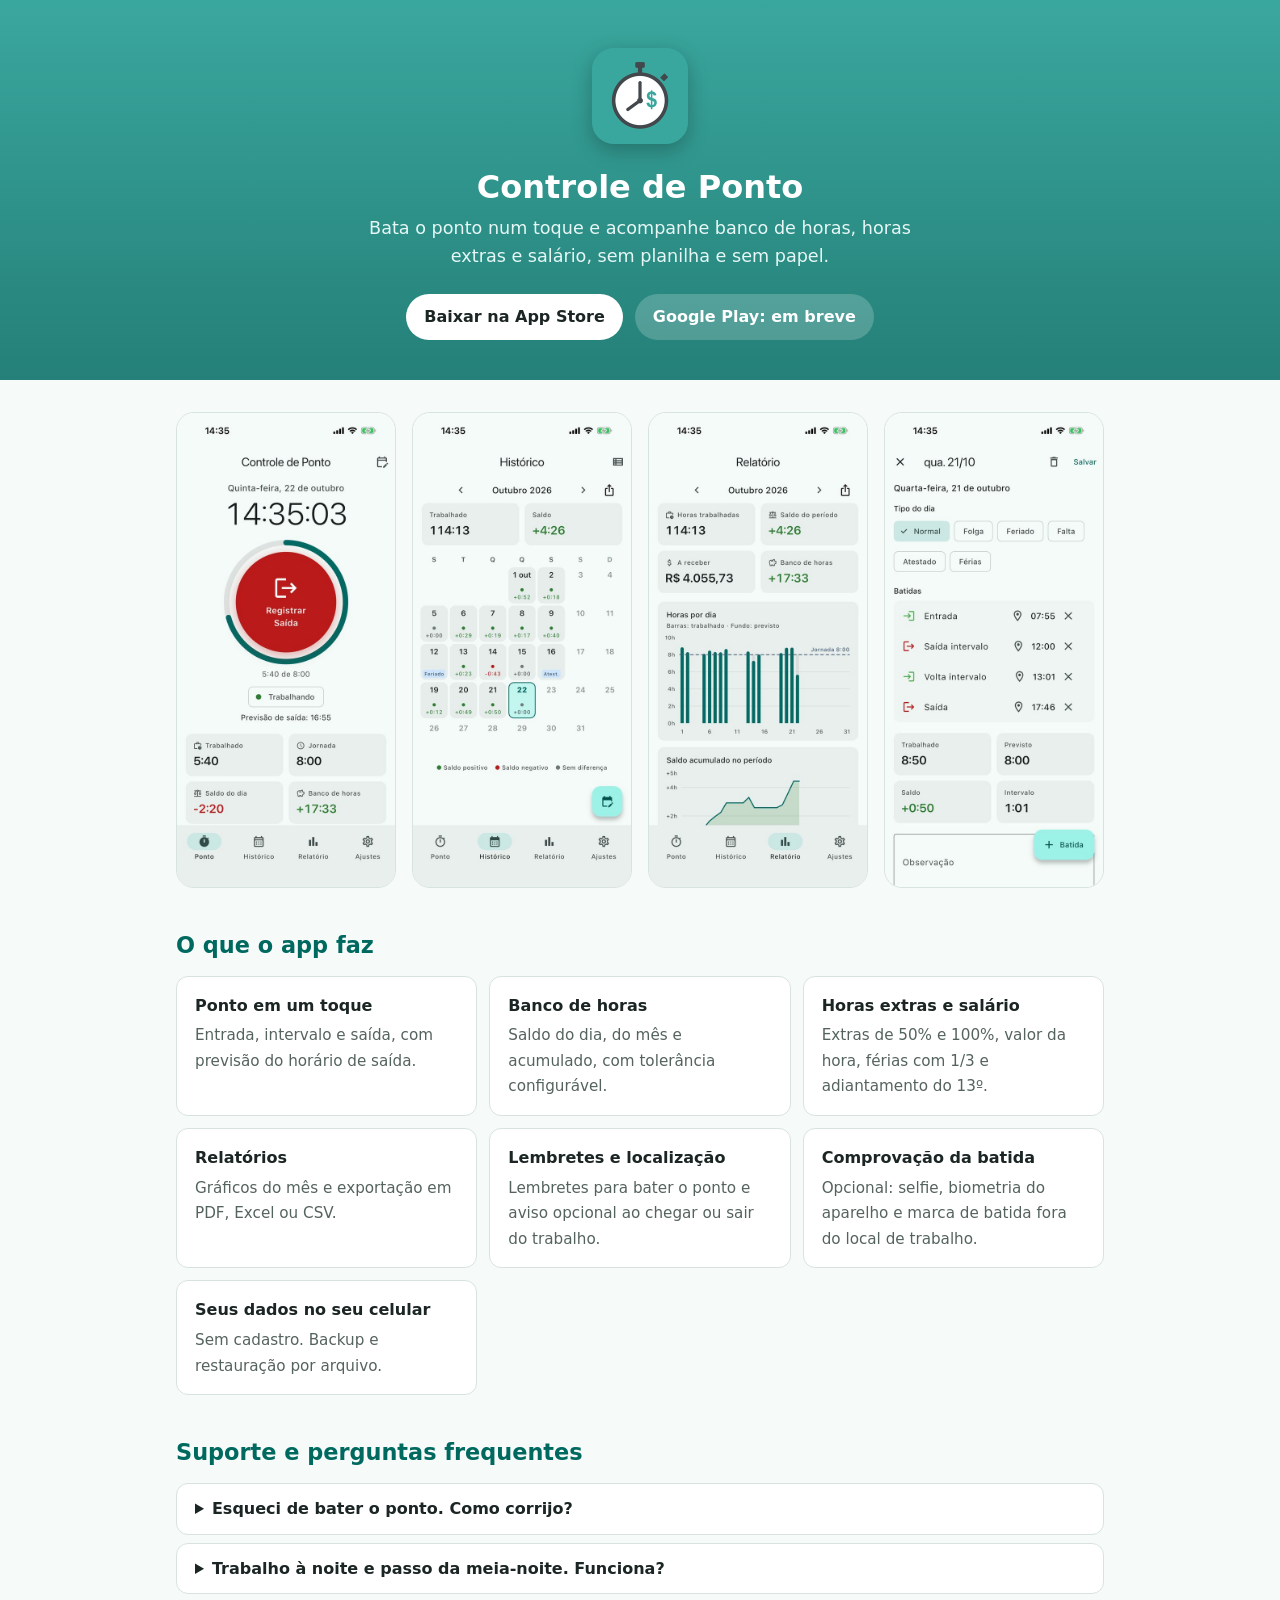
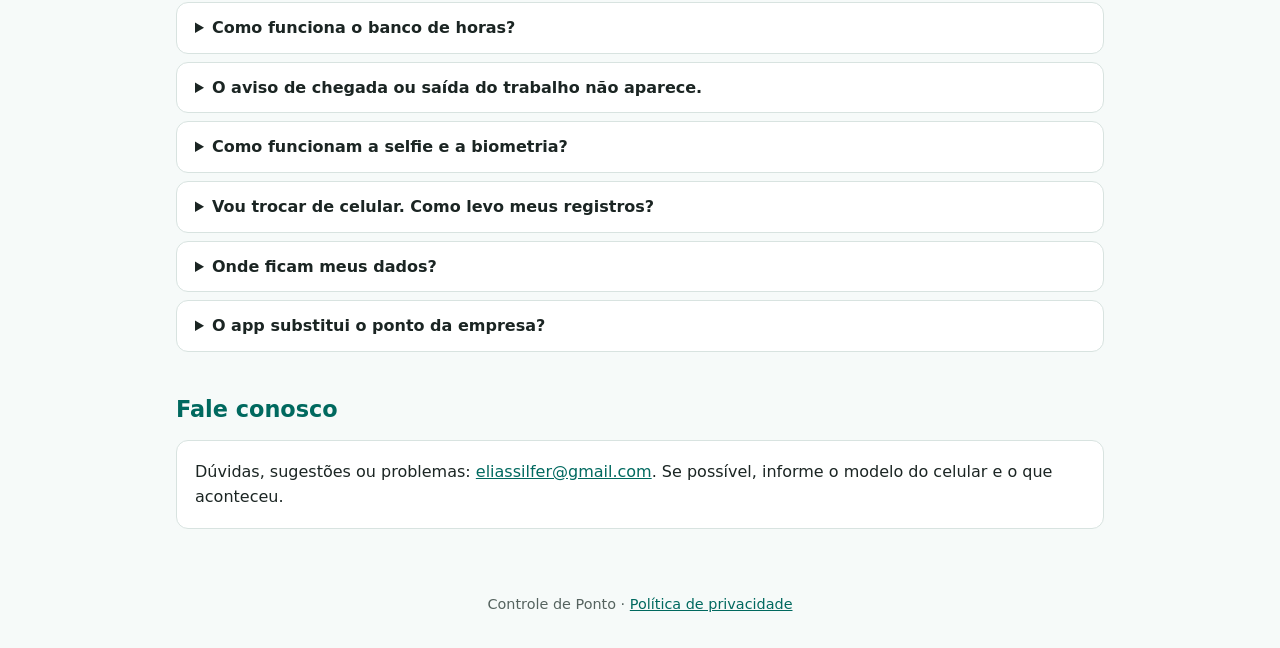
<file: controle-ponto/index.html>
<!doctype html>
<html lang="pt-BR">
<head>
<meta charset="utf-8">
<meta name="viewport" content="width=device-width, initial-scale=1">
<title>Controle de Ponto · banco de horas e horas extras</title>
<meta name="description" content="Bata o ponto num toque e acompanhe banco de horas, horas extras e salário. Relatórios em PDF e Excel. Grátis para iPhone e Android.">
<link rel="icon" href="img/icone.png">
<style>
  :root { --bg: #f6faf9; --fg: #1b2523; --muted: #55635f; --brand: #00695f; --brand-bg: #3aa79e; --card: #ffffff; --line: #d8e3e0; }
  @media (prefers-color-scheme: dark) {
    :root { --bg: #111816; --fg: #e3ecea; --muted: #a3b3ae; --brand: #6fd4c6; --brand-bg: #1f6f68; --card: #19221f; --line: #2c3936; }
  }
  * { box-sizing: border-box; }
  body { margin: 0; background: var(--bg); color: var(--fg); font: 16px/1.6 system-ui, -apple-system, "Segoe UI", Roboto, sans-serif; }
  a { color: var(--brand); }
  .hero { background: linear-gradient(180deg, #3aa79e, #248078); color: #fff; padding: 48px 16px 40px; text-align: center; }
  .hero img { width: 96px; height: 96px; border-radius: 22px; box-shadow: 0 6px 20px rgba(0,0,0,.25); }
  .hero h1 { font-size: 2rem; margin: 16px 0 8px; line-height: 1.2; }
  .hero p { margin: 0 auto; max-width: 560px; color: #e6f7f5; font-size: 1.1rem; }
  .stores { margin-top: 24px; display: flex; gap: 12px; justify-content: center; flex-wrap: wrap; }
  .store { display: inline-block; background: #fff; color: #1b2523; text-decoration: none; padding: 10px 18px; border-radius: 999px; font-weight: 600; }
  .store.soon { background: rgba(255,255,255,.2); color: #fff; }
  main { max-width: 960px; margin: 0 auto; padding: 32px 16px 64px; }
  h2 { font-size: 1.4rem; margin: 40px 0 12px; color: var(--brand); }
  .shots { display: grid; grid-template-columns: repeat(4, 1fr); gap: 16px; }
  .shots img { width: 100%; height: auto; border-radius: 18px; border: 1px solid var(--line); display: block; }
  @media (max-width: 720px) { .shots { grid-template-columns: repeat(2, 1fr); } }
  .features { display: grid; grid-template-columns: repeat(auto-fit, minmax(240px, 1fr)); gap: 12px; }
  .feature { background: var(--card); border: 1px solid var(--line); border-radius: 12px; padding: 16px 18px; }
  .feature strong { display: block; margin-bottom: 4px; }
  .feature span { color: var(--muted); font-size: .95rem; }
  details { background: var(--card); border: 1px solid var(--line); border-radius: 12px; padding: 12px 18px; margin: 8px 0; }
  summary { cursor: pointer; font-weight: 600; }
  details p, details ul { color: var(--muted); margin: 8px 0 4px; }
  .contact { background: var(--card); border: 1px solid var(--line); border-radius: 12px; padding: 18px; }
  footer { text-align: center; color: var(--muted); font-size: .9rem; padding: 0 16px 32px; }
</style>
</head>
<body>
<header class="hero">
  <img src="img/icone.png" alt="Ícone do Controle de Ponto">
  <h1>Controle de Ponto</h1>
  <p>Bata o ponto num toque e acompanhe banco de horas, horas extras e salário, sem planilha e sem papel.</p>
  <div class="stores">
    <a class="store" href="https://apps.apple.com/app/id1100540665">Baixar na App Store</a>
    <span class="store soon">Google Play: em breve</span>
  </div>
</header>

<main>
  <div class="shots">
    <img src="img/1_ponto.jpg" alt="Tela de Ponto com o botão de registrar e o progresso da jornada" loading="lazy">
    <img src="img/2_calendario.jpg" alt="Calendário com o saldo de cada dia" loading="lazy">
    <img src="img/3_relatorio.jpg" alt="Relatório do mês com gráficos" loading="lazy">
    <img src="img/5_dia.jpg" alt="Batidas de um dia com localização" loading="lazy">
  </div>

  <h2>O que o app faz</h2>
  <div class="features">
    <div class="feature"><strong>Ponto em um toque</strong><span>Entrada, intervalo e saída, com previsão do horário de saída.</span></div>
    <div class="feature"><strong>Banco de horas</strong><span>Saldo do dia, do mês e acumulado, com tolerância configurável.</span></div>
    <div class="feature"><strong>Horas extras e salário</strong><span>Extras de 50% e 100%, valor da hora, férias com 1/3 e adiantamento do 13º.</span></div>
    <div class="feature"><strong>Relatórios</strong><span>Gráficos do mês e exportação em PDF, Excel ou CSV.</span></div>
    <div class="feature"><strong>Lembretes e localização</strong><span>Lembretes para bater o ponto e aviso opcional ao chegar ou sair do trabalho.</span></div>
    <div class="feature"><strong>Comprovação da batida</strong><span>Opcional: selfie, biometria do aparelho e marca de batida fora do local de trabalho.</span></div>
    <div class="feature"><strong>Seus dados no seu celular</strong><span>Sem cadastro. Backup e restauração por arquivo.</span></div>
  </div>

  <h2 id="suporte">Suporte e perguntas frequentes</h2>

  <details>
    <summary>Esqueci de bater o ponto. Como corrijo?</summary>
    <p>Na tela de Ponto, toque no ícone de calendário no canto superior (ou em Histórico, toque no dia). Ali você adiciona, muda ou remove batidas e escolhe o tipo do dia.</p>
  </details>
  <details>
    <summary>Trabalho à noite e passo da meia-noite. Funciona?</summary>
    <p>Sim. A saída depois da meia-noite conta no dia em que o turno começou. Ao lançar à mão, marque "Dia seguinte (turno noturno)".</p>
  </details>
  <details>
    <summary>Como funciona o banco de horas?</summary>
    <p>A cada dia o app compara o trabalhado com a jornada que você definiu em Ajustes. A diferença vai para o banco. Dentro da tolerância (10 minutos, por padrão), o dia conta como zero. O dia de hoje só entra no banco quando a jornada é fechada.</p>
  </details>
  <details>
    <summary>O aviso de chegada ou saída do trabalho não aparece.</summary>
    <ul>
      <li>Em Ajustes → Localização, confira se o local de trabalho está definido e o aviso está ligado.</li>
      <li>Permita a localização "Sempre" (iPhone) ou "Permitir o tempo todo" (Android) e as notificações do app.</li>
      <li>No Android, tire o app da economia de bateria, se o celular tiver essa opção.</li>
      <li>O sistema pode levar alguns minutos para perceber a entrada ou a saída.</li>
    </ul>
  </details>
  <details>
    <summary>Como funcionam a selfie e a biometria?</summary>
    <p>Em Ajustes → Comprovação da batida, você pode pedir o rosto, a digital ou a senha do aparelho antes de cada batida e tirar uma selfie. Se o local estiver ativado, a batida feita fora do raio do trabalho fica marcada como "fora do local". Tudo isso aparece no histórico e nos relatórios. A foto fica só no seu celular e o app nunca recebe sua digital nem seu rosto.</p>
    <p>É um comprovante pessoal: ele ajuda numa conversa com o RH, mas não é um sistema antifraude e não substitui o ponto oficial da empresa.</p>
  </details>
  <details>
    <summary>Vou trocar de celular. Como levo meus registros?</summary>
    <p>Em Ajustes → Dados, toque em "Exportar backup" e guarde o arquivo (e-mail, Drive, iCloud). No celular novo, use "Restaurar backup" e escolha o arquivo. As selfies não vão no backup; para guardá-las, exporte o relatório "PDF com fotos".</p>
  </details>
  <details>
    <summary>Onde ficam meus dados?</summary>
    <p>Somente no seu celular. O app não tem conta nem servidor. Veja a <a href="privacidade.html">política de privacidade</a>.</p>
  </details>
  <details>
    <summary>O app substitui o ponto da empresa?</summary>
    <p>Não. É uma ferramenta pessoal para você acompanhar a sua jornada. O registro oficial continua sendo o sistema da sua empresa.</p>
  </details>

  <h2>Fale conosco</h2>
  <div class="contact">
    Dúvidas, sugestões ou problemas: <a href="mailto:eliassilfer@gmail.com?subject=Controle%20de%20Ponto">eliassilfer@gmail.com</a>.
    Se possível, informe o modelo do celular e o que aconteceu.
  </div>
</main>

<footer>
  Controle de Ponto · <a href="privacidade.html">Política de privacidade</a>
</footer>
</body>
</html>
</file>
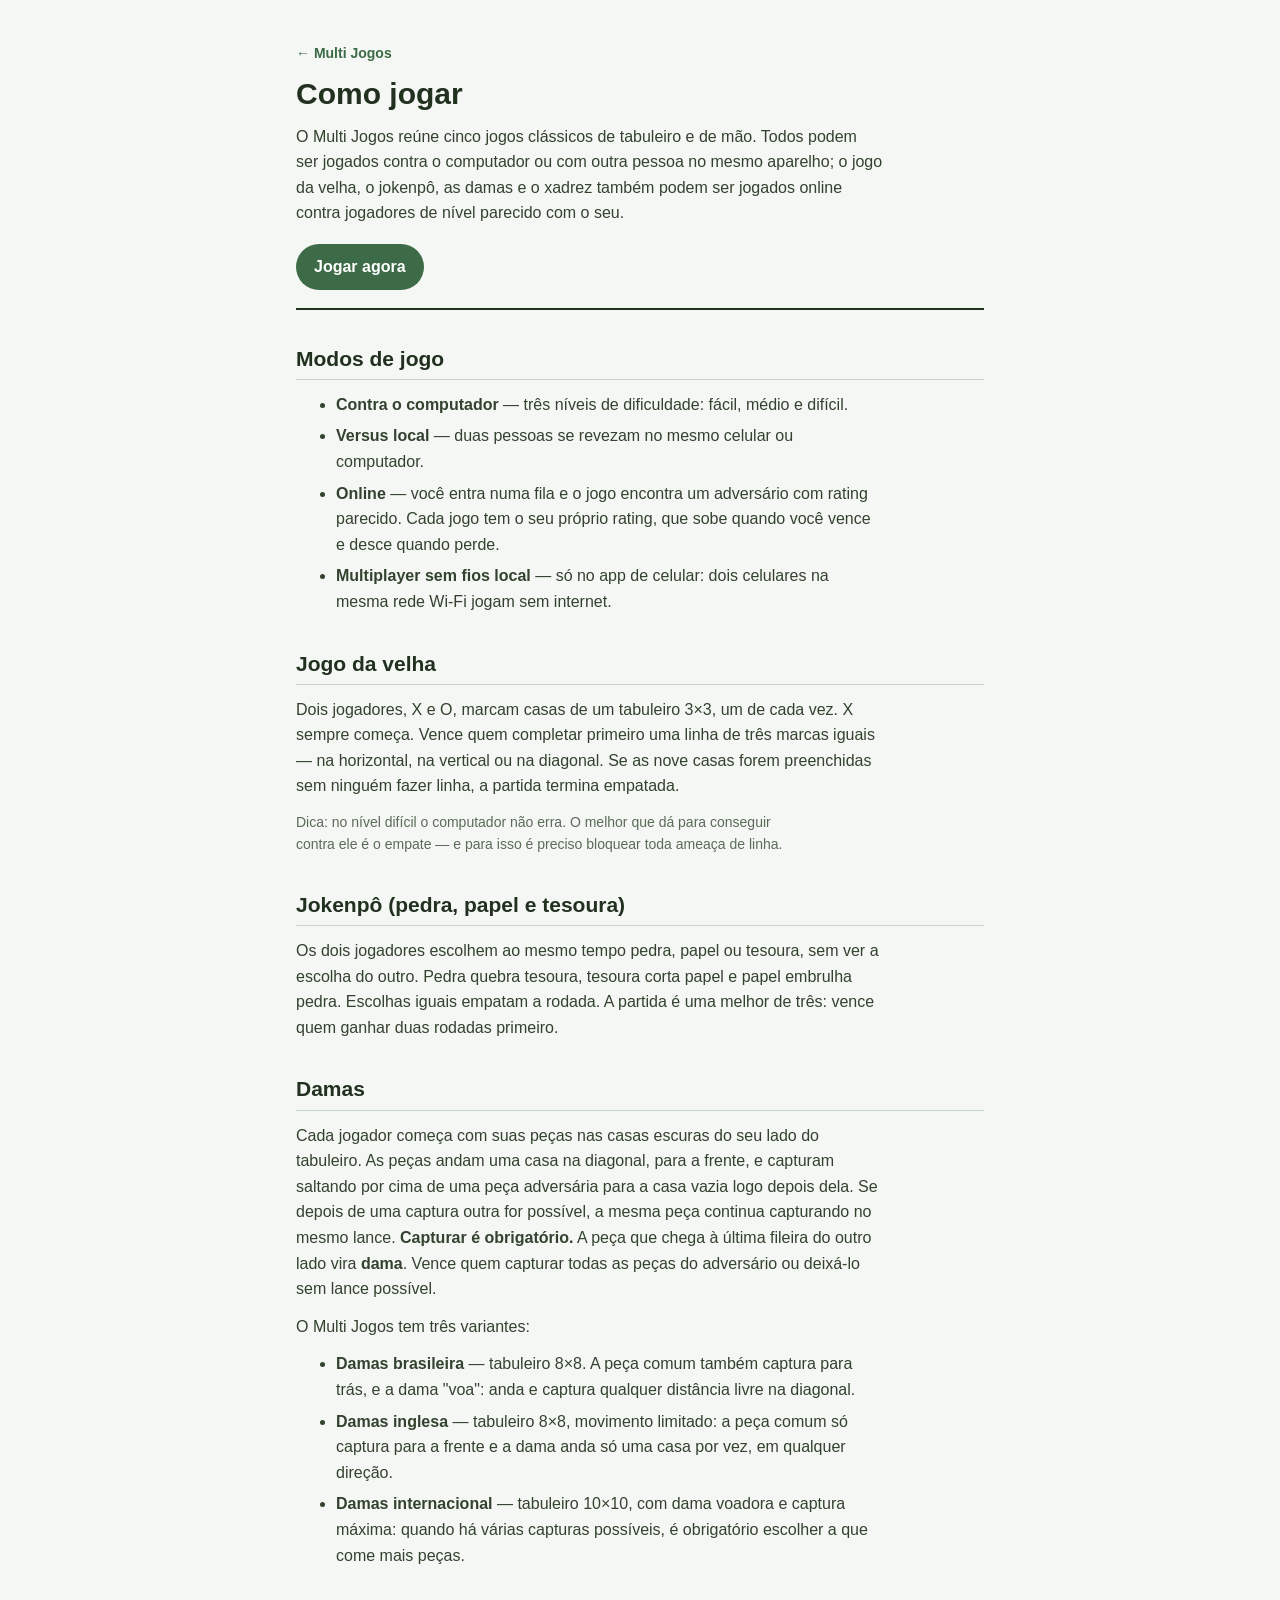
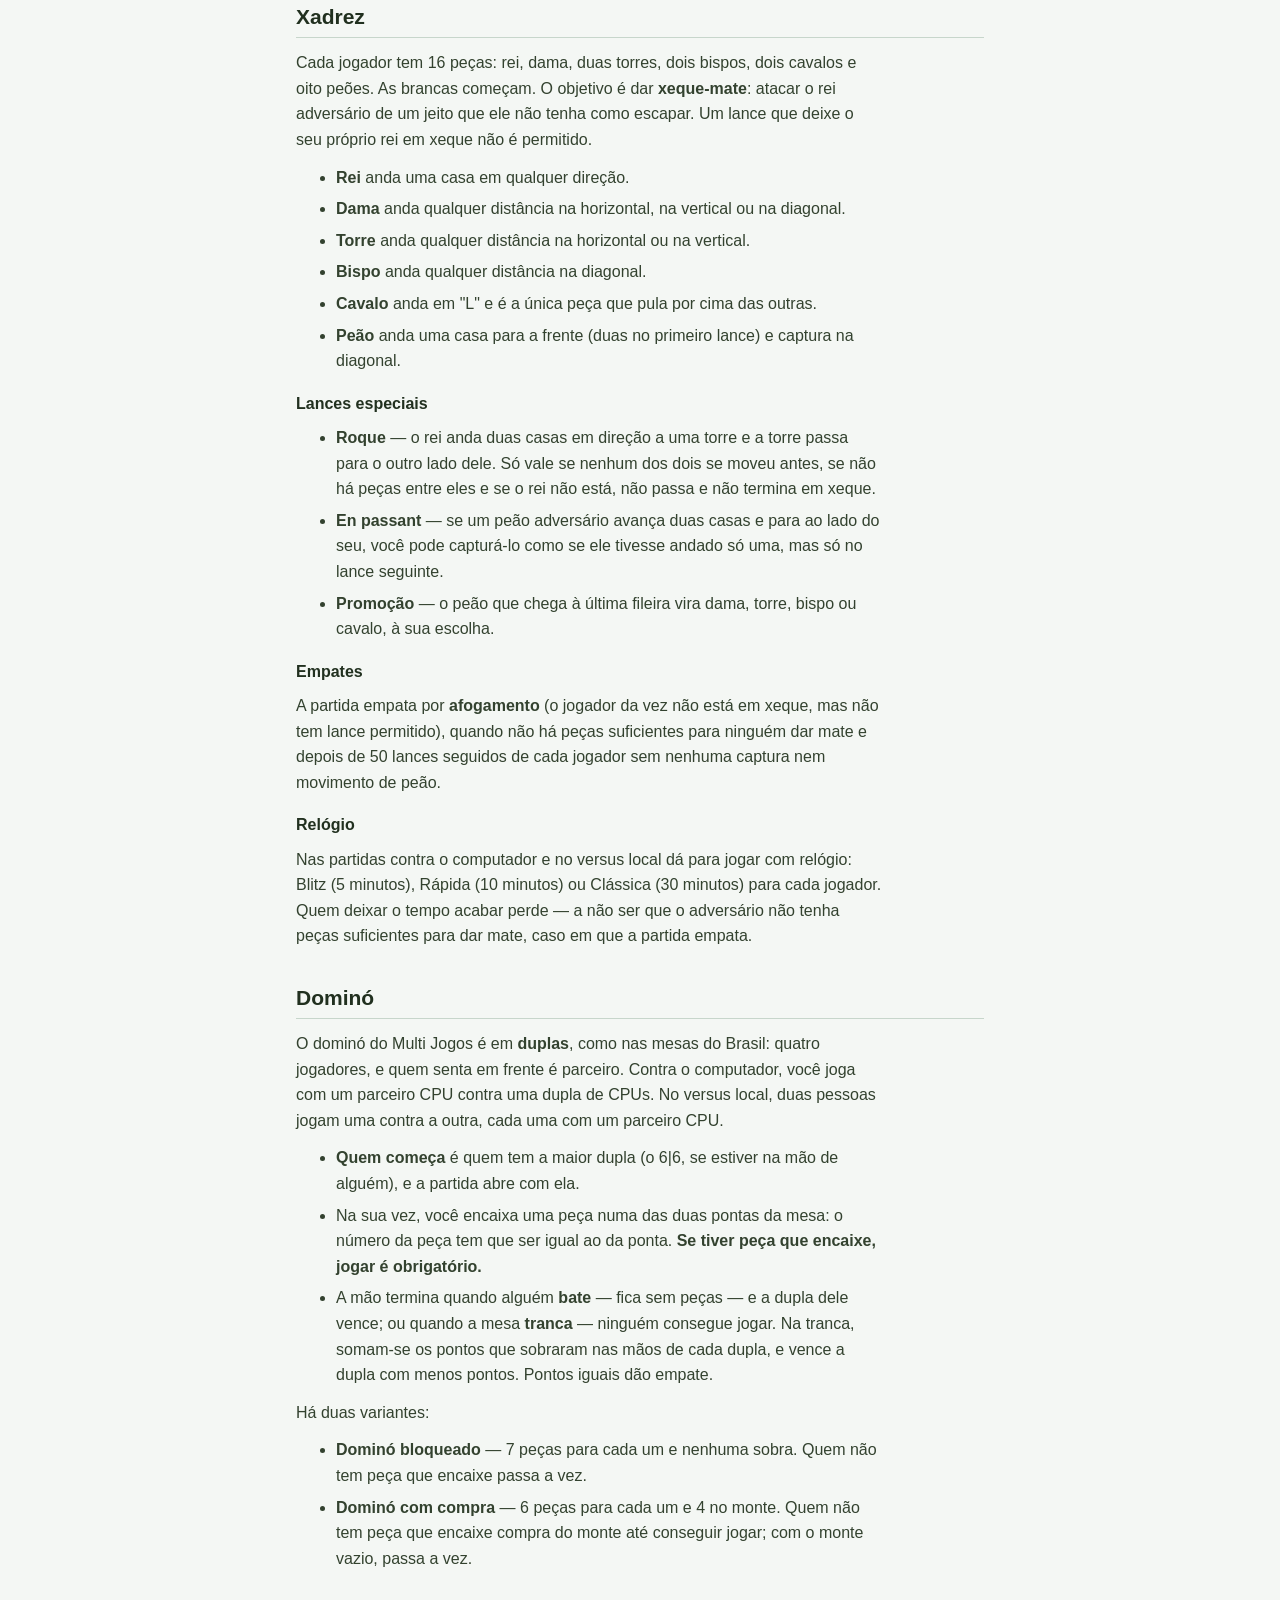
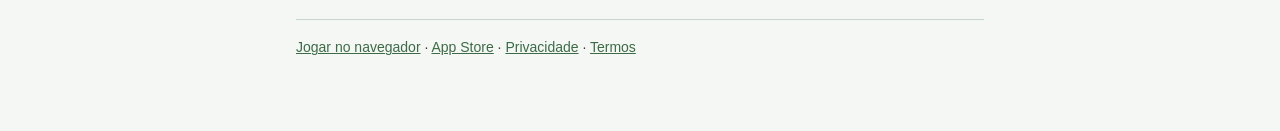
<file: como-jogar.html>
<!DOCTYPE html>
<html lang="pt-BR">
<head>
<meta charset="UTF-8">
<meta name="viewport" content="width=device-width, initial-scale=1">
<title>Como jogar — Multi Jogos</title>
<meta name="description" content="Regras do jogo da velha, jokenpô, damas (brasileira, inglesa e internacional), xadrez e dominó em duplas no Multi Jogos.">
<link rel="icon" type="image/png" href="favicon.png">
<link rel="stylesheet" href="_pagina.css">
</head>
<body>
<div class="page">
<header>
  <a class="home" href="./">← Multi Jogos</a>
  <h1>Como jogar</h1>
  <p>O Multi Jogos reúne cinco jogos clássicos de tabuleiro e de mão. Todos podem ser jogados
  contra o computador ou com outra pessoa no mesmo aparelho; o jogo da velha, o jokenpô, as damas
  e o xadrez também podem ser jogados online contra jogadores de nível parecido com o seu.</p>
  <a class="cta" href="./">Jogar agora</a>
</header>

<h2>Modos de jogo</h2>
<ul>
  <li><b>Contra o computador</b> — três níveis de dificuldade: fácil, médio e difícil.</li>
  <li><b>Versus local</b> — duas pessoas se revezam no mesmo celular ou computador.</li>
  <li><b>Online</b> — você entra numa fila e o jogo encontra um adversário com rating parecido.
  Cada jogo tem o seu próprio rating, que sobe quando você vence e desce quando perde.</li>
  <li><b>Multiplayer sem fios local</b> — só no app de celular: dois celulares na mesma rede
  Wi-Fi jogam sem internet.</li>
</ul>

<h2>Jogo da velha</h2>
<p>Dois jogadores, X e O, marcam casas de um tabuleiro 3×3, um de cada vez. X sempre começa.
Vence quem completar primeiro uma linha de três marcas iguais — na horizontal, na vertical ou
na diagonal. Se as nove casas forem preenchidas sem ninguém fazer linha, a partida termina
empatada.</p>
<p class="muted">Dica: no nível difícil o computador não erra. O melhor que dá para conseguir
contra ele é o empate — e para isso é preciso bloquear toda ameaça de linha.</p>

<h2>Jokenpô (pedra, papel e tesoura)</h2>
<p>Os dois jogadores escolhem ao mesmo tempo pedra, papel ou tesoura, sem ver a escolha do
outro. Pedra quebra tesoura, tesoura corta papel e papel embrulha pedra. Escolhas iguais
empatam a rodada. A partida é uma melhor de três: vence quem ganhar duas rodadas primeiro.</p>

<h2>Damas</h2>
<p>Cada jogador começa com suas peças nas casas escuras do seu lado do tabuleiro. As peças
andam uma casa na diagonal, para a frente, e capturam saltando por cima de uma peça adversária
para a casa vazia logo depois dela. Se depois de uma captura outra for possível, a mesma peça
continua capturando no mesmo lance. <b>Capturar é obrigatório.</b> A peça que chega à última
fileira do outro lado vira <b>dama</b>. Vence quem capturar todas as peças do adversário ou
deixá-lo sem lance possível.</p>
<p>O Multi Jogos tem três variantes:</p>
<ul>
  <li><b>Damas brasileira</b> — tabuleiro 8×8. A peça comum também captura para trás, e a dama
  "voa": anda e captura qualquer distância livre na diagonal.</li>
  <li><b>Damas inglesa</b> — tabuleiro 8×8, movimento limitado: a peça comum só captura para a
  frente e a dama anda só uma casa por vez, em qualquer direção.</li>
  <li><b>Damas internacional</b> — tabuleiro 10×10, com dama voadora e captura máxima: quando
  há várias capturas possíveis, é obrigatório escolher a que come mais peças.</li>
</ul>

<h2>Xadrez</h2>
<p>Cada jogador tem 16 peças: rei, dama, duas torres, dois bispos, dois cavalos e oito peões.
As brancas começam. O objetivo é dar <b>xeque-mate</b>: atacar o rei adversário de um jeito que
ele não tenha como escapar. Um lance que deixe o seu próprio rei em xeque não é permitido.</p>
<ul>
  <li><b>Rei</b> anda uma casa em qualquer direção.</li>
  <li><b>Dama</b> anda qualquer distância na horizontal, na vertical ou na diagonal.</li>
  <li><b>Torre</b> anda qualquer distância na horizontal ou na vertical.</li>
  <li><b>Bispo</b> anda qualquer distância na diagonal.</li>
  <li><b>Cavalo</b> anda em "L" e é a única peça que pula por cima das outras.</li>
  <li><b>Peão</b> anda uma casa para a frente (duas no primeiro lance) e captura na diagonal.</li>
</ul>
<h3>Lances especiais</h3>
<ul>
  <li><b>Roque</b> — o rei anda duas casas em direção a uma torre e a torre passa para o outro
  lado dele. Só vale se nenhum dos dois se moveu antes, se não há peças entre eles e se o rei
  não está, não passa e não termina em xeque.</li>
  <li><b>En passant</b> — se um peão adversário avança duas casas e para ao lado do seu, você
  pode capturá-lo como se ele tivesse andado só uma, mas só no lance seguinte.</li>
  <li><b>Promoção</b> — o peão que chega à última fileira vira dama, torre, bispo ou cavalo, à
  sua escolha.</li>
</ul>
<h3>Empates</h3>
<p>A partida empata por <b>afogamento</b> (o jogador da vez não está em xeque, mas não tem lance
permitido), quando não há peças suficientes para ninguém dar mate e depois de 50 lances
seguidos de cada jogador sem nenhuma captura nem movimento de peão.</p>
<h3>Relógio</h3>
<p>Nas partidas contra o computador e no versus local dá para jogar com relógio: Blitz (5
minutos), Rápida (10 minutos) ou Clássica (30 minutos) para cada jogador. Quem deixar o tempo
acabar perde — a não ser que o adversário não tenha peças suficientes para dar mate, caso em que
a partida empata.</p>

<h2>Dominó</h2>
<p>O dominó do Multi Jogos é em <b>duplas</b>, como nas mesas do Brasil: quatro jogadores, e quem
senta em frente é parceiro. Contra o computador, você joga com um parceiro CPU contra uma dupla de
CPUs. No versus local, duas pessoas jogam uma contra a outra, cada uma com um parceiro CPU.</p>
<ul>
  <li><b>Quem começa</b> é quem tem a maior dupla (o 6|6, se estiver na mão de alguém), e a
  partida abre com ela.</li>
  <li>Na sua vez, você encaixa uma peça numa das duas pontas da mesa: o número da peça tem que ser
  igual ao da ponta. <b>Se tiver peça que encaixe, jogar é obrigatório.</b></li>
  <li>A mão termina quando alguém <b>bate</b> — fica sem peças — e a dupla dele vence; ou quando a
  mesa <b>tranca</b> — ninguém consegue jogar. Na tranca, somam-se os pontos que sobraram nas mãos
  de cada dupla, e vence a dupla com menos pontos. Pontos iguais dão empate.</li>
</ul>
<p>Há duas variantes:</p>
<ul>
  <li><b>Dominó bloqueado</b> — 7 peças para cada um e nenhuma sobra. Quem não tem peça que
  encaixe passa a vez.</li>
  <li><b>Dominó com compra</b> — 6 peças para cada um e 4 no monte. Quem não tem peça que encaixe
  compra do monte até conseguir jogar; com o monte vazio, passa a vez.</li>
</ul>

<footer>
  <a href="./">Jogar no navegador</a> ·
  <a href="https://apps.apple.com/br/app/multi-jogos/id6802302325">App Store</a> ·
  <a href="privacidade.html">Privacidade</a> · <a href="termos.html">Termos</a>
</footer>
</div>
</body>
</html>
</file>
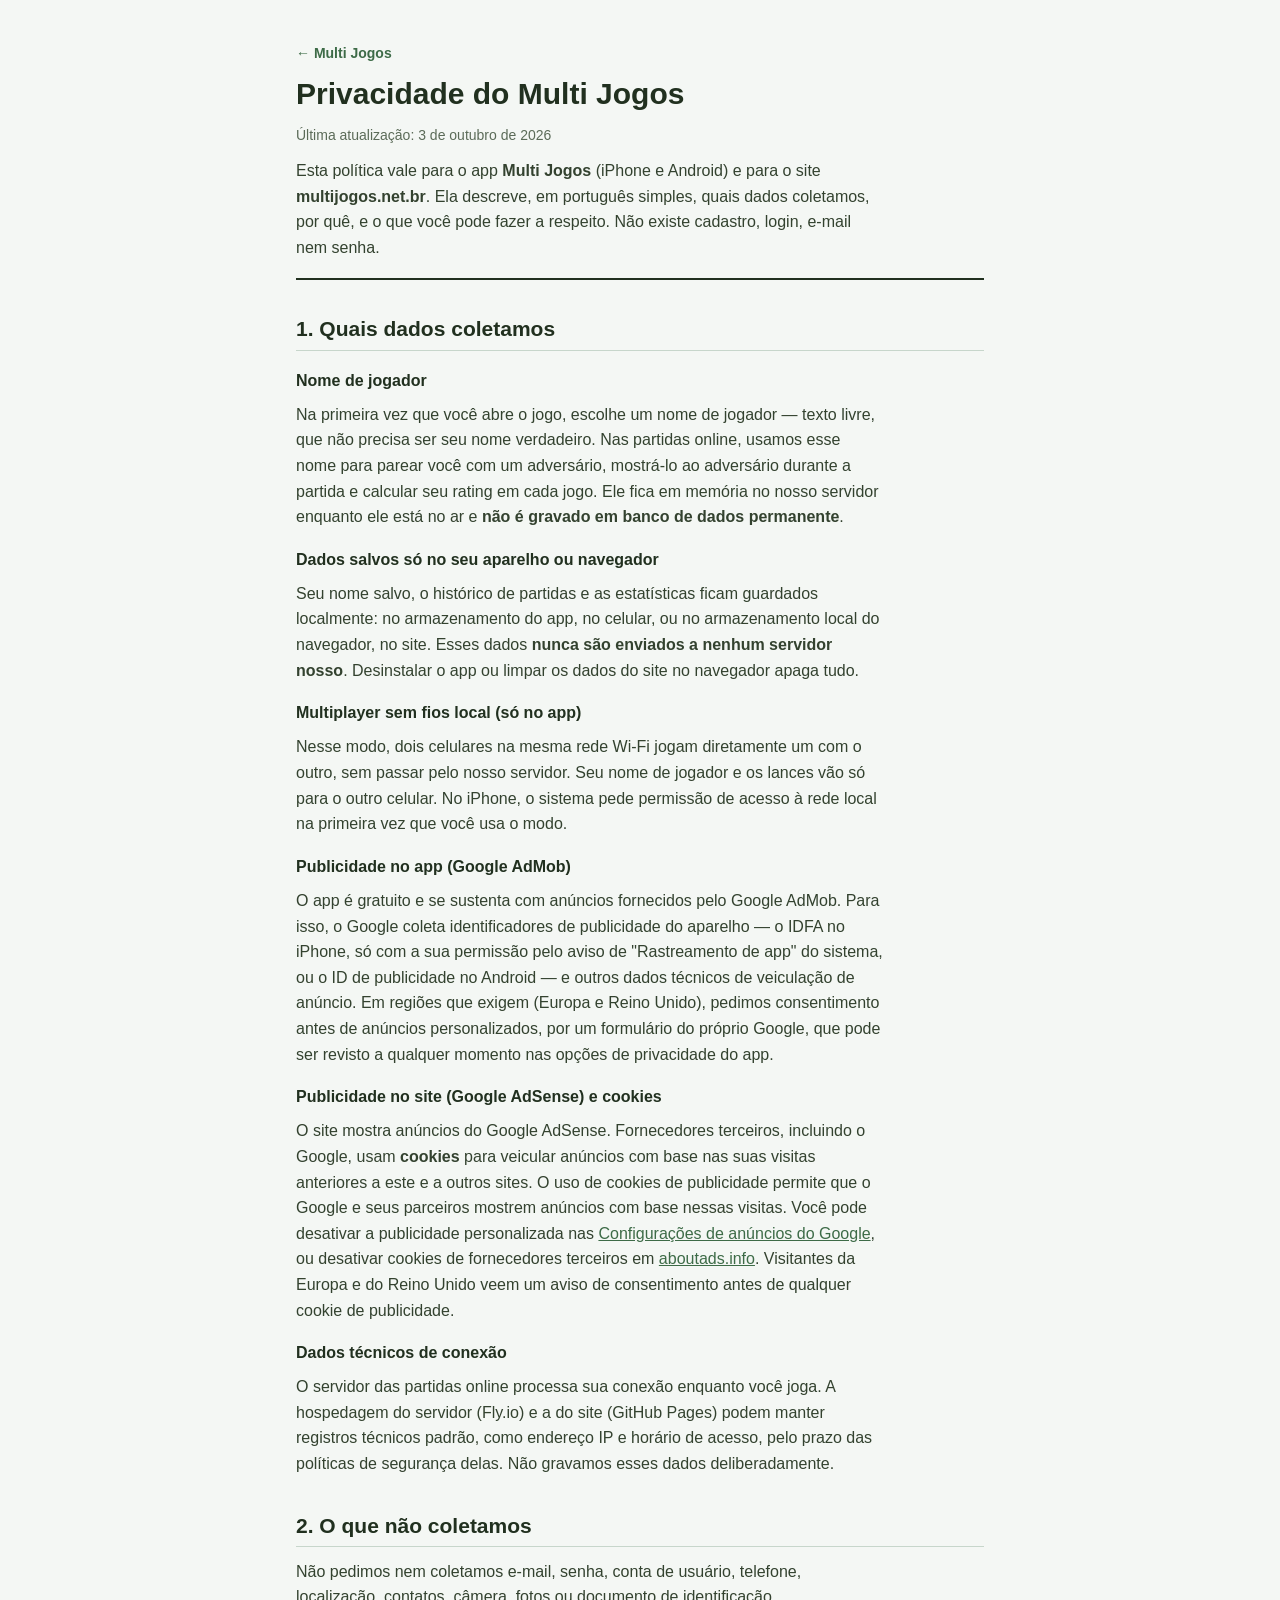
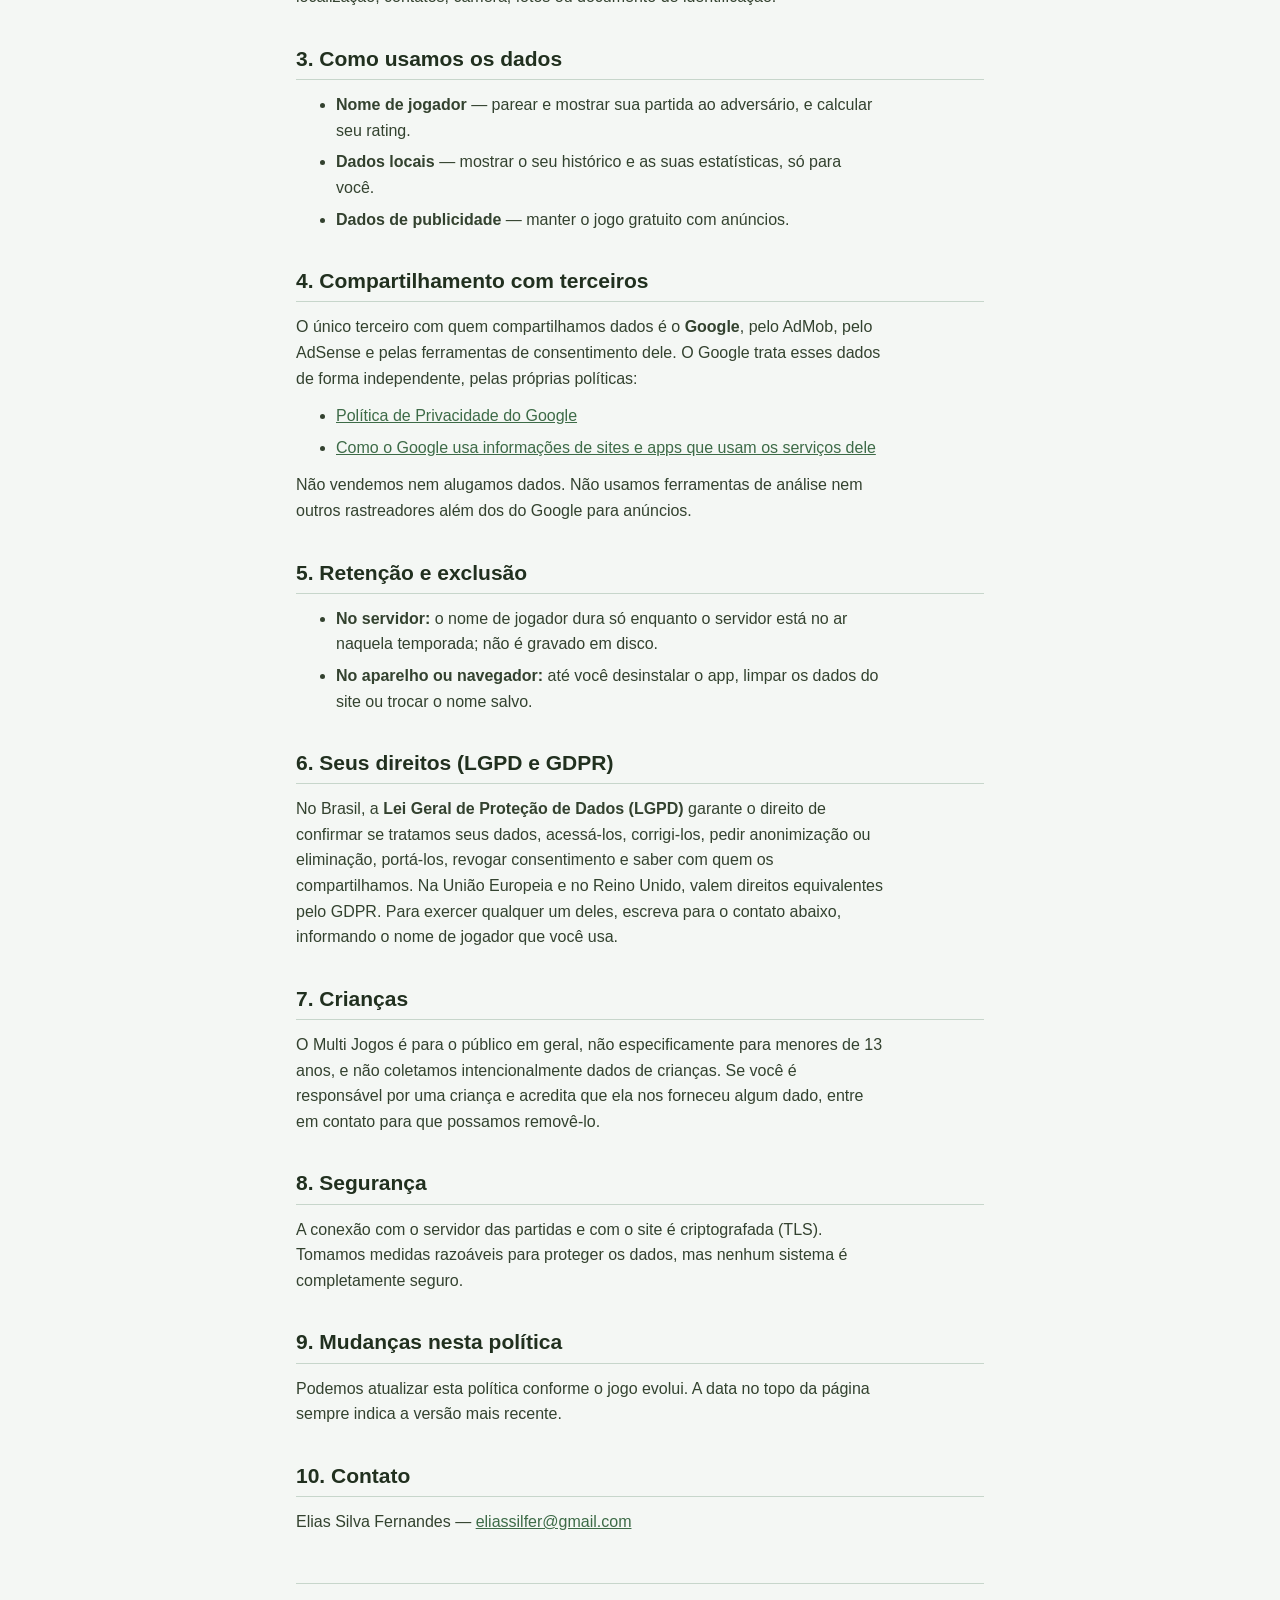
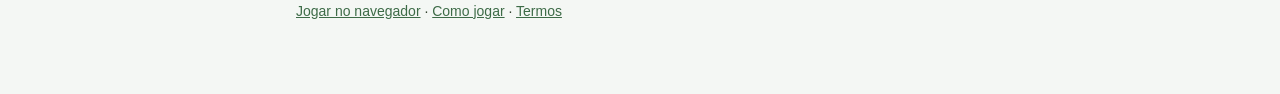
<file: privacidade.html>
<!DOCTYPE html>
<html lang="pt-BR">
<head>
<meta charset="UTF-8">
<meta name="viewport" content="width=device-width, initial-scale=1">
<title>Privacidade — Multi Jogos</title>
<meta name="description" content="Política de privacidade do Multi Jogos: app de celular e site multijogos.net.br.">
<link rel="icon" type="image/png" href="favicon.png">
<link rel="stylesheet" href="_pagina.css">
</head>
<body>
<div class="page">
<header>
  <a class="home" href="./">← Multi Jogos</a>
  <h1>Privacidade do Multi Jogos</h1>
  <p class="muted">Última atualização: 3 de outubro de 2026</p>
  <p>Esta política vale para o app <b>Multi Jogos</b> (iPhone e Android) e para o site
  <b>multijogos.net.br</b>. Ela descreve, em português simples, quais dados coletamos, por quê,
  e o que você pode fazer a respeito. Não existe cadastro, login, e-mail nem senha.</p>
</header>

<h2>1. Quais dados coletamos</h2>
<h3>Nome de jogador</h3>
<p>Na primeira vez que você abre o jogo, escolhe um nome de jogador — texto livre, que não
precisa ser seu nome verdadeiro. Nas partidas online, usamos esse nome para parear você com um
adversário, mostrá-lo ao adversário durante a partida e calcular seu rating em cada jogo. Ele
fica em memória no nosso servidor enquanto ele está no ar e <b>não é gravado em banco de dados
permanente</b>.</p>

<h3>Dados salvos só no seu aparelho ou navegador</h3>
<p>Seu nome salvo, o histórico de partidas e as estatísticas ficam guardados localmente: no
armazenamento do app, no celular, ou no armazenamento local do navegador, no site. Esses dados
<b>nunca são enviados a nenhum servidor nosso</b>. Desinstalar o app ou limpar os dados do site no
navegador apaga tudo.</p>

<h3>Multiplayer sem fios local (só no app)</h3>
<p>Nesse modo, dois celulares na mesma rede Wi-Fi jogam diretamente um com o outro, sem passar
pelo nosso servidor. Seu nome de jogador e os lances vão só para o outro celular. No iPhone, o
sistema pede permissão de acesso à rede local na primeira vez que você usa o modo.</p>

<h3>Publicidade no app (Google AdMob)</h3>
<p>O app é gratuito e se sustenta com anúncios fornecidos pelo Google AdMob. Para isso, o Google
coleta identificadores de publicidade do aparelho — o IDFA no iPhone, só com a sua permissão
pelo aviso de "Rastreamento de app" do sistema, ou o ID de publicidade no Android — e outros
dados técnicos de veiculação de anúncio. Em regiões que exigem (Europa e Reino Unido), pedimos
consentimento antes de anúncios personalizados, por um formulário do próprio Google, que pode ser
revisto a qualquer momento nas opções de privacidade do app.</p>

<h3>Publicidade no site (Google AdSense) e cookies</h3>
<p>O site mostra anúncios do Google AdSense. Fornecedores terceiros, incluindo o Google, usam
<b>cookies</b> para veicular anúncios com base nas suas visitas anteriores a este e a outros
sites. O uso de cookies de publicidade permite que o Google e seus parceiros mostrem anúncios com
base nessas visitas. Você pode desativar a publicidade personalizada nas
<a href="https://adssettings.google.com">Configurações de anúncios do Google</a>, ou desativar
cookies de fornecedores terceiros em <a href="https://www.aboutads.info">aboutads.info</a>.
Visitantes da Europa e do Reino Unido veem um aviso de consentimento antes de qualquer cookie de
publicidade.</p>

<h3>Dados técnicos de conexão</h3>
<p>O servidor das partidas online processa sua conexão enquanto você joga. A hospedagem do
servidor (Fly.io) e a do site (GitHub Pages) podem manter registros técnicos padrão, como
endereço IP e horário de acesso, pelo prazo das políticas de segurança delas. Não gravamos esses
dados deliberadamente.</p>

<h2>2. O que não coletamos</h2>
<p>Não pedimos nem coletamos e-mail, senha, conta de usuário, telefone, localização, contatos,
câmera, fotos ou documento de identificação.</p>

<h2>3. Como usamos os dados</h2>
<ul>
  <li><b>Nome de jogador</b> — parear e mostrar sua partida ao adversário, e calcular seu
  rating.</li>
  <li><b>Dados locais</b> — mostrar o seu histórico e as suas estatísticas, só para você.</li>
  <li><b>Dados de publicidade</b> — manter o jogo gratuito com anúncios.</li>
</ul>

<h2>4. Compartilhamento com terceiros</h2>
<p>O único terceiro com quem compartilhamos dados é o <b>Google</b>, pelo AdMob, pelo AdSense e
pelas ferramentas de consentimento dele. O Google trata esses dados de forma independente, pelas
próprias políticas:</p>
<ul>
  <li><a href="https://policies.google.com/privacy">Política de Privacidade do Google</a></li>
  <li><a href="https://policies.google.com/technologies/partner-sites">Como o Google usa informações de sites e apps que usam os serviços dele</a></li>
</ul>
<p>Não vendemos nem alugamos dados. Não usamos ferramentas de análise nem outros rastreadores
além dos do Google para anúncios.</p>

<h2>5. Retenção e exclusão</h2>
<ul>
  <li><b>No servidor:</b> o nome de jogador dura só enquanto o servidor está no ar naquela
  temporada; não é gravado em disco.</li>
  <li><b>No aparelho ou navegador:</b> até você desinstalar o app, limpar os dados do site ou
  trocar o nome salvo.</li>
</ul>

<h2>6. Seus direitos (LGPD e GDPR)</h2>
<p>No Brasil, a <b>Lei Geral de Proteção de Dados (LGPD)</b> garante o direito de confirmar se
tratamos seus dados, acessá-los, corrigi-los, pedir anonimização ou eliminação, portá-los,
revogar consentimento e saber com quem os compartilhamos. Na União Europeia e no Reino Unido,
valem direitos equivalentes pelo GDPR. Para exercer qualquer um deles, escreva para o contato
abaixo, informando o nome de jogador que você usa.</p>

<h2>7. Crianças</h2>
<p>O Multi Jogos é para o público em geral, não especificamente para menores de 13 anos, e não
coletamos intencionalmente dados de crianças. Se você é responsável por uma criança e acredita
que ela nos forneceu algum dado, entre em contato para que possamos removê-lo.</p>

<h2>8. Segurança</h2>
<p>A conexão com o servidor das partidas e com o site é criptografada (TLS). Tomamos medidas
razoáveis para proteger os dados, mas nenhum sistema é completamente seguro.</p>

<h2>9. Mudanças nesta política</h2>
<p>Podemos atualizar esta política conforme o jogo evolui. A data no topo da página sempre
indica a versão mais recente.</p>

<h2>10. Contato</h2>
<p>Elias Silva Fernandes — <a href="mailto:eliassilfer@gmail.com">eliassilfer@gmail.com</a></p>

<footer>
  <a href="./">Jogar no navegador</a> · <a href="como-jogar.html">Como jogar</a> · <a href="termos.html">Termos</a>
</footer>
</div>
</body>
</html>
</file>
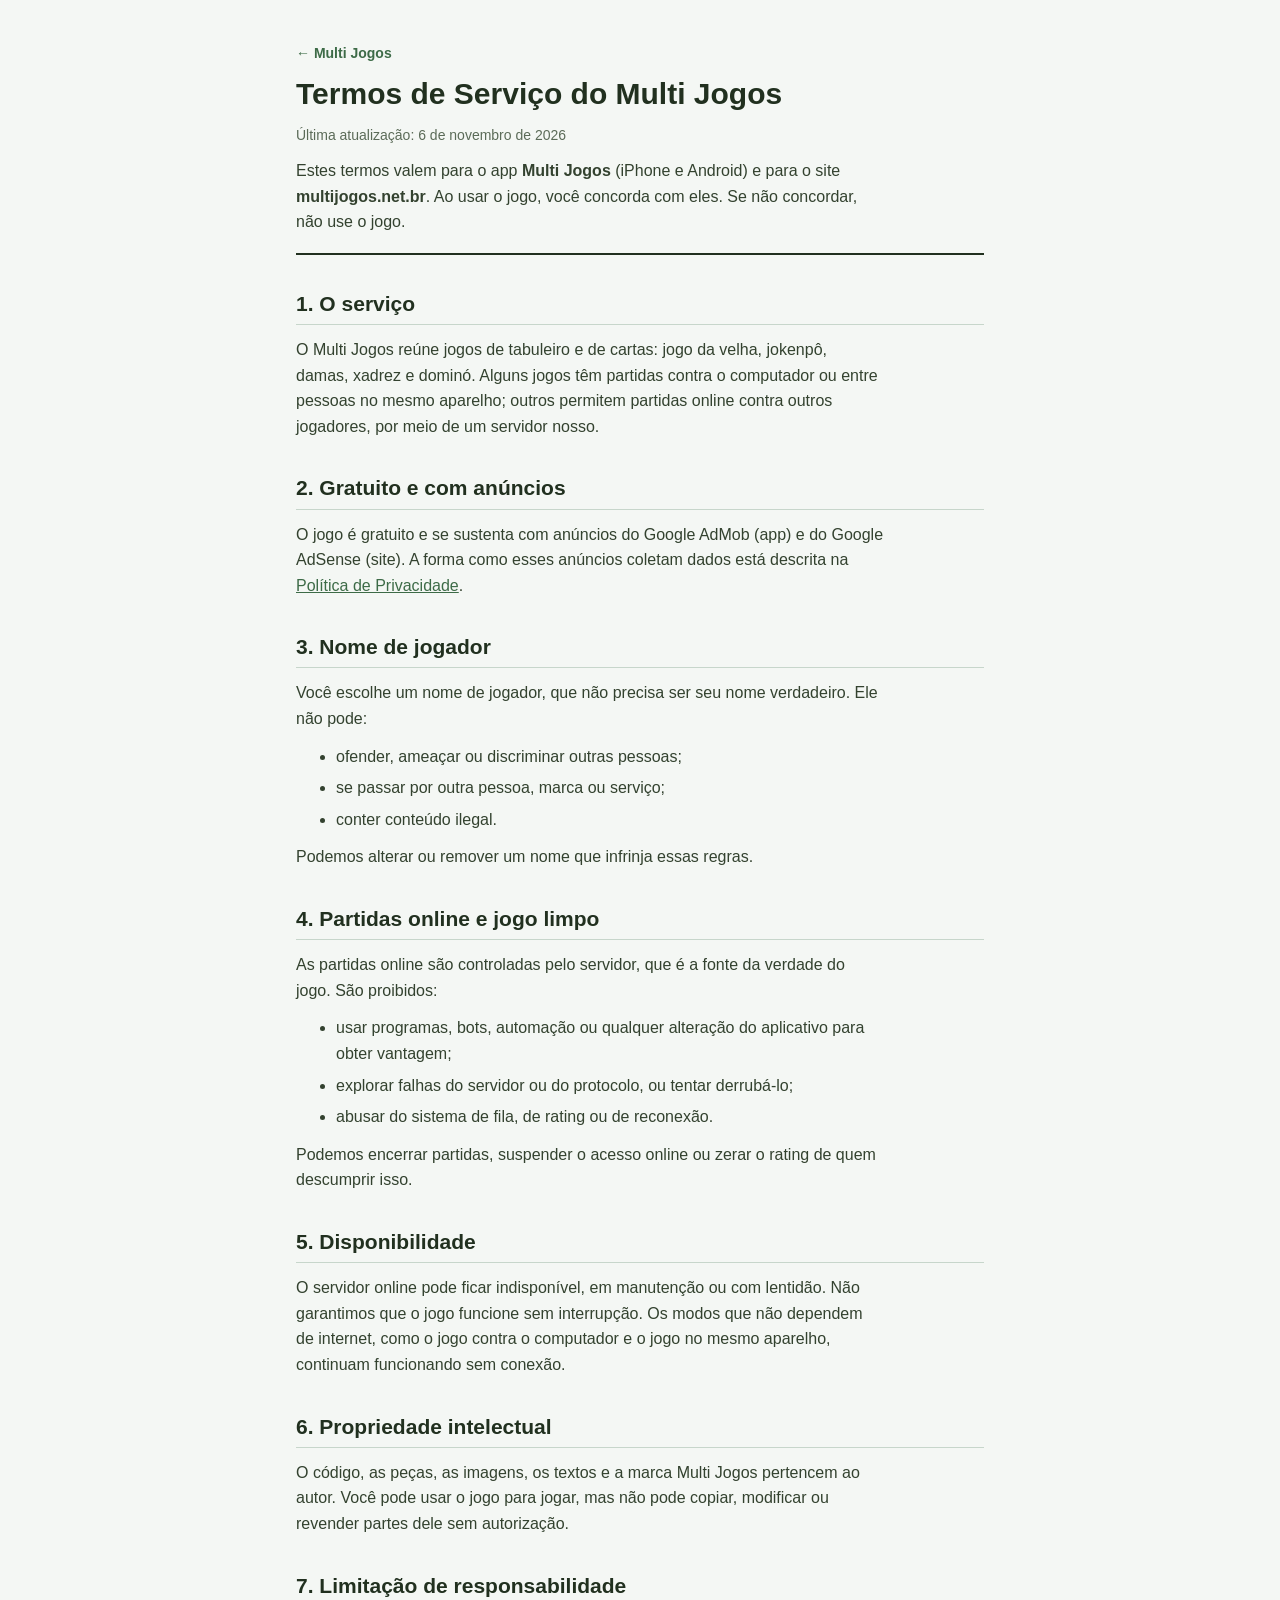
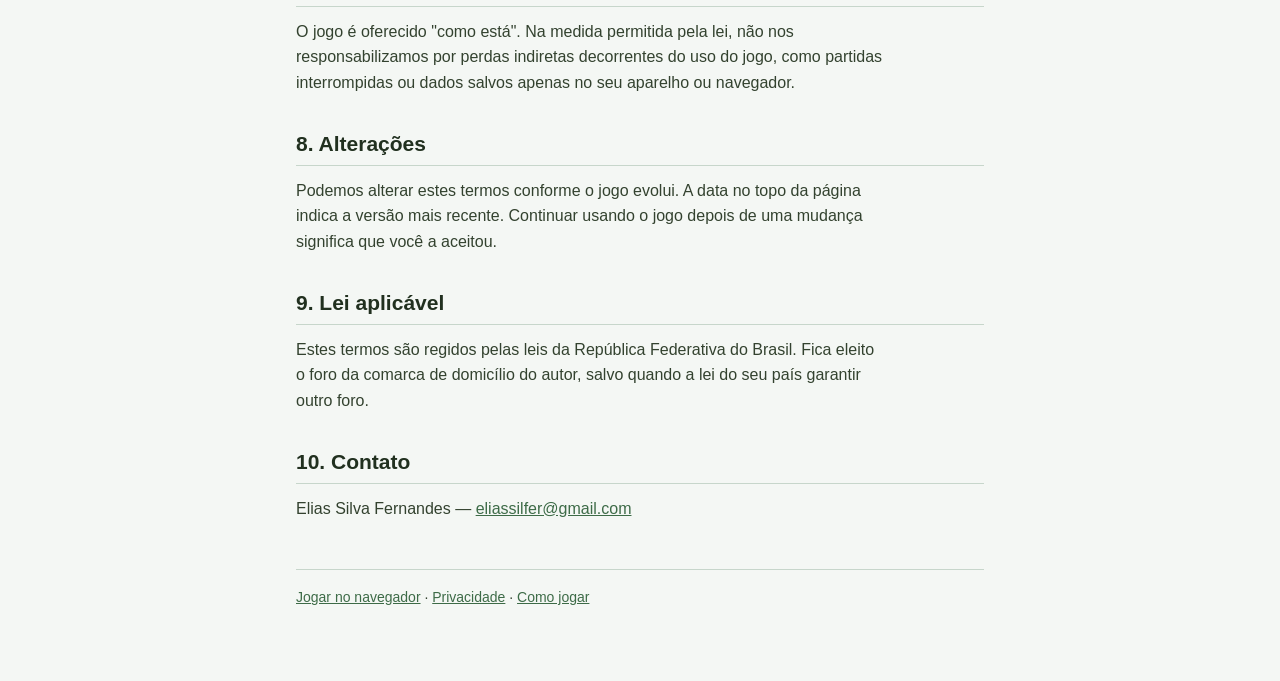
<file: termos.html>
<!DOCTYPE html>
<html lang="pt-BR">
<head>
<meta charset="UTF-8">
<meta name="viewport" content="width=device-width, initial-scale=1">
<title>Termos de Serviço — Multi Jogos</title>
<meta name="description" content="Termos de serviço do Multi Jogos: app de celular e site multijogos.net.br.">
<link rel="icon" type="image/png" href="favicon.png">
<link rel="stylesheet" href="_pagina.css">
</head>
<body>
<div class="page">
<header>
  <a class="home" href="./">← Multi Jogos</a>
  <h1>Termos de Serviço do Multi Jogos</h1>
  <p class="muted">Última atualização: 6 de novembro de 2026</p>
  <p>Estes termos valem para o app <b>Multi Jogos</b> (iPhone e Android) e para o site
  <b>multijogos.net.br</b>. Ao usar o jogo, você concorda com eles. Se não concordar, não use o jogo.</p>
</header>

<h2>1. O serviço</h2>
<p>O Multi Jogos reúne jogos de tabuleiro e de cartas: jogo da velha, jokenpô, damas, xadrez e
dominó. Alguns jogos têm partidas contra o computador ou entre pessoas no mesmo aparelho; outros
permitem partidas online contra outros jogadores, por meio de um servidor nosso.</p>

<h2>2. Gratuito e com anúncios</h2>
<p>O jogo é gratuito e se sustenta com anúncios do Google AdMob (app) e do Google AdSense (site).
A forma como esses anúncios coletam dados está descrita na
<a href="privacidade.html">Política de Privacidade</a>.</p>

<h2>3. Nome de jogador</h2>
<p>Você escolhe um nome de jogador, que não precisa ser seu nome verdadeiro. Ele não pode:</p>
<ul>
  <li>ofender, ameaçar ou discriminar outras pessoas;</li>
  <li>se passar por outra pessoa, marca ou serviço;</li>
  <li>conter conteúdo ilegal.</li>
</ul>
<p>Podemos alterar ou remover um nome que infrinja essas regras.</p>

<h2>4. Partidas online e jogo limpo</h2>
<p>As partidas online são controladas pelo servidor, que é a fonte da verdade do jogo. São proibidos:</p>
<ul>
  <li>usar programas, bots, automação ou qualquer alteração do aplicativo para obter vantagem;</li>
  <li>explorar falhas do servidor ou do protocolo, ou tentar derrubá-lo;</li>
  <li>abusar do sistema de fila, de rating ou de reconexão.</li>
</ul>
<p>Podemos encerrar partidas, suspender o acesso online ou zerar o rating de quem descumprir isso.</p>

<h2>5. Disponibilidade</h2>
<p>O servidor online pode ficar indisponível, em manutenção ou com lentidão. Não garantimos que o
jogo funcione sem interrupção. Os modos que não dependem de internet, como o jogo contra o
computador e o jogo no mesmo aparelho, continuam funcionando sem conexão.</p>

<h2>6. Propriedade intelectual</h2>
<p>O código, as peças, as imagens, os textos e a marca Multi Jogos pertencem ao autor. Você pode
usar o jogo para jogar, mas não pode copiar, modificar ou revender partes dele sem autorização.</p>

<h2>7. Limitação de responsabilidade</h2>
<p>O jogo é oferecido "como está". Na medida permitida pela lei, não nos responsabilizamos por
perdas indiretas decorrentes do uso do jogo, como partidas interrompidas ou dados salvos apenas no
seu aparelho ou navegador.</p>

<h2>8. Alterações</h2>
<p>Podemos alterar estes termos conforme o jogo evolui. A data no topo da página indica a versão
mais recente. Continuar usando o jogo depois de uma mudança significa que você a aceitou.</p>

<h2>9. Lei aplicável</h2>
<p>Estes termos são regidos pelas leis da República Federativa do Brasil. Fica eleito o foro da
comarca de domicílio do autor, salvo quando a lei do seu país garantir outro foro.</p>

<h2>10. Contato</h2>
<p>Elias Silva Fernandes — <a href="mailto:eliassilfer@gmail.com">eliassilfer@gmail.com</a></p>

<footer>
  <a href="./">Jogar no navegador</a> · <a href="privacidade.html">Privacidade</a> · <a href="como-jogar.html">Como jogar</a>
</footer>
</div>
</body>
</html>
</file>
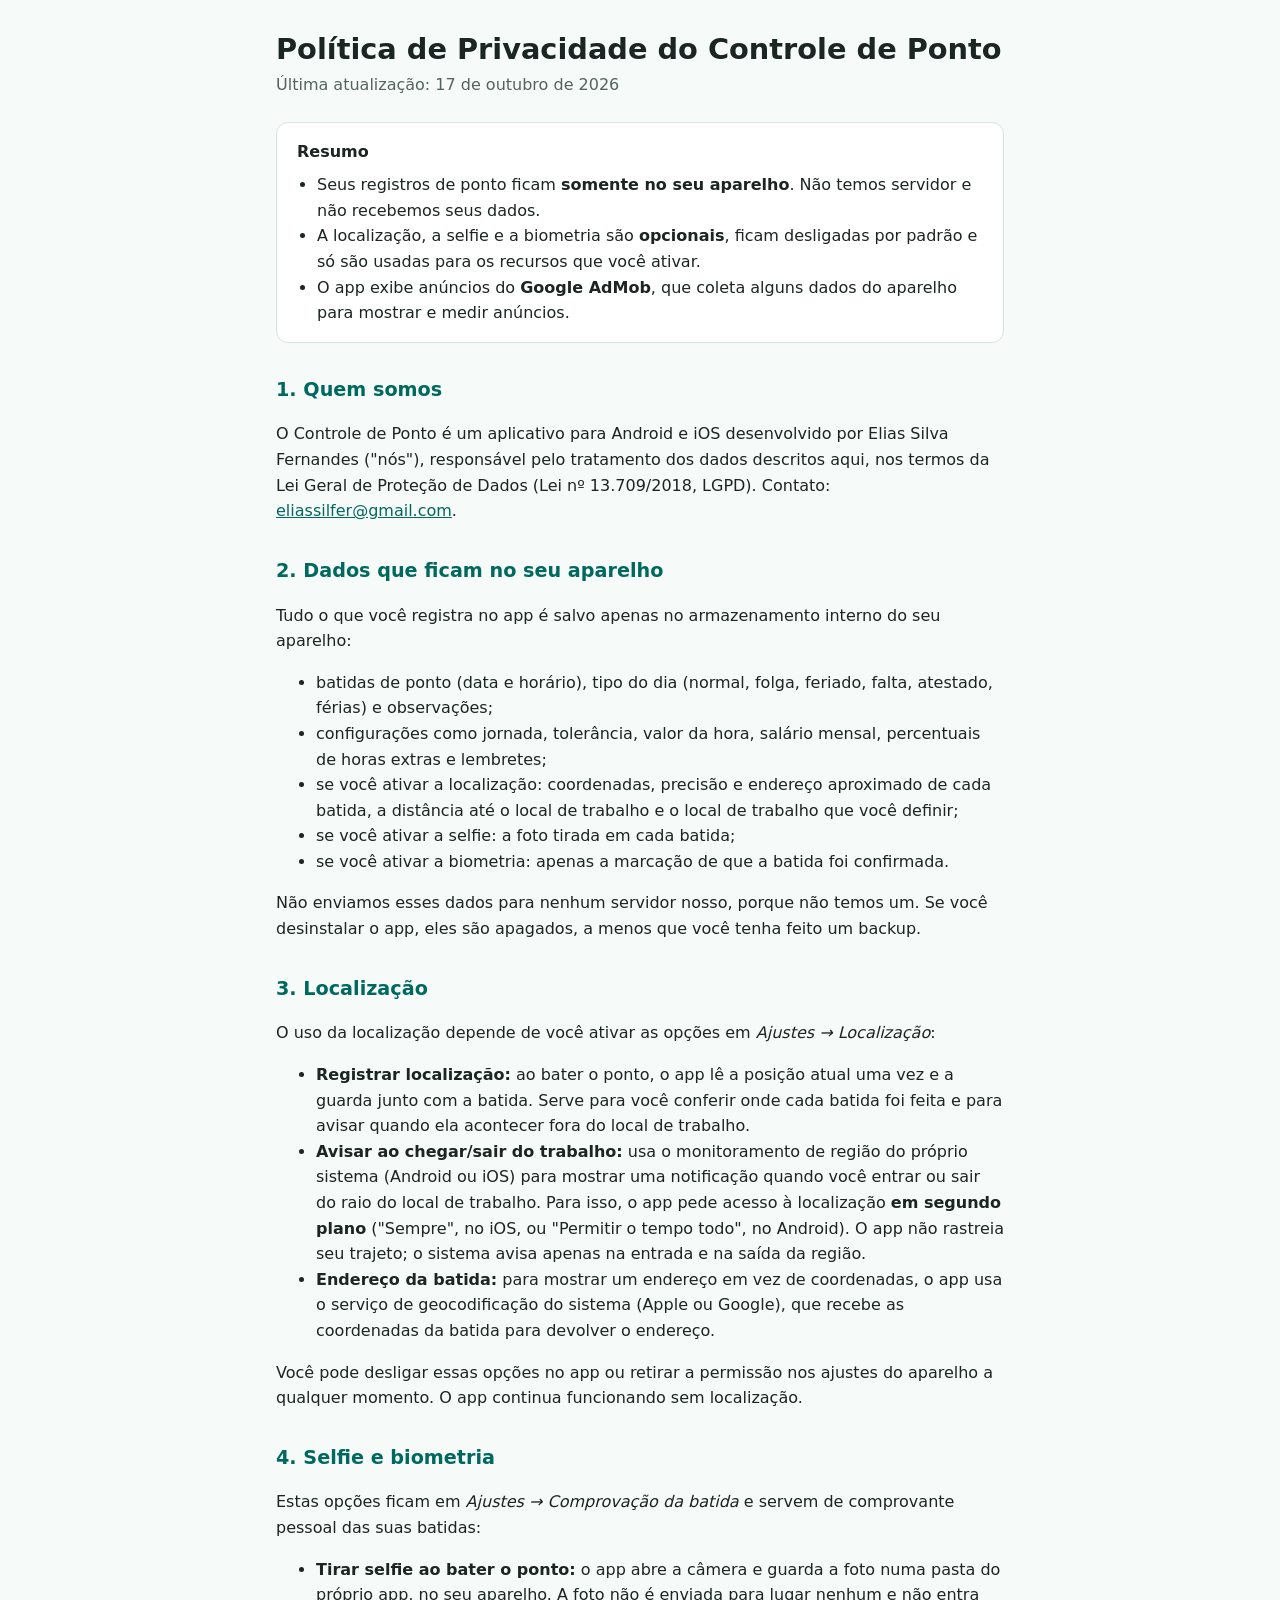
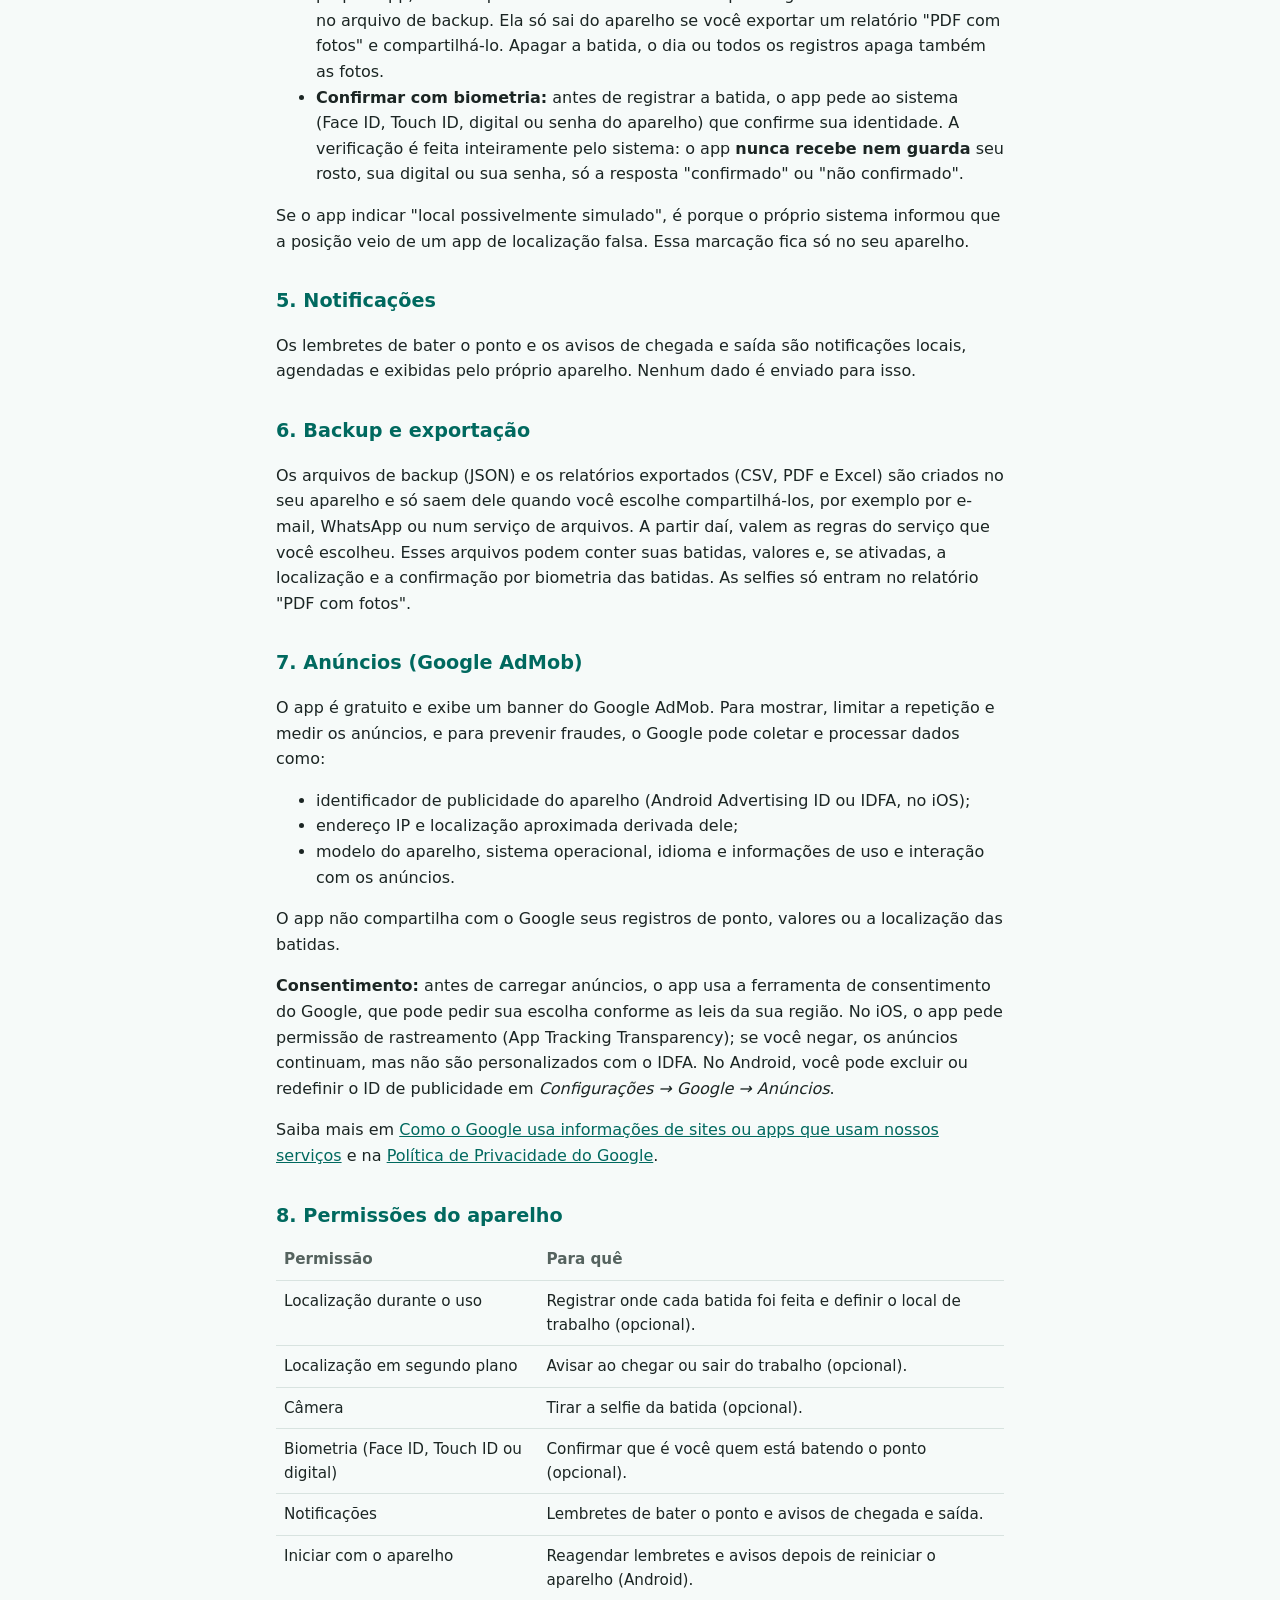
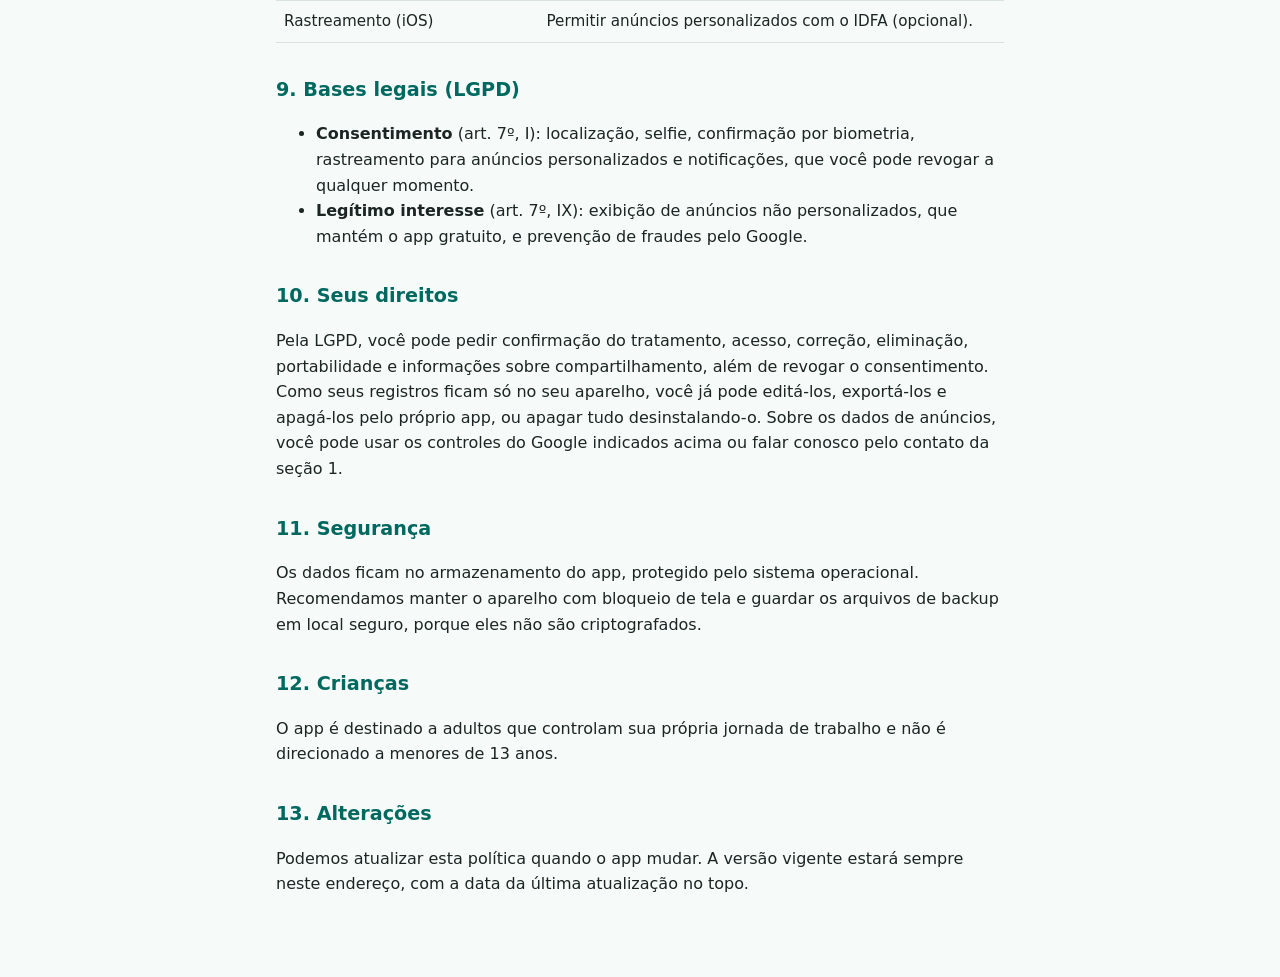
<file: controle-ponto/privacidade.html>
<!doctype html>
<html lang="pt-BR">
<head>
<meta charset="utf-8">
<meta name="viewport" content="width=device-width, initial-scale=1">
<title>Política de Privacidade · Controle de Ponto</title>
<style>
  :root { --bg: #f6faf9; --fg: #1b2523; --muted: #55635f; --brand: #00695f; --card: #ffffff; --line: #d8e3e0; }
  @media (prefers-color-scheme: dark) {
    :root { --bg: #111816; --fg: #e3ecea; --muted: #a3b3ae; --brand: #6fd4c6; --card: #19221f; --line: #2c3936; }
  }
  * { box-sizing: border-box; }
  body { margin: 0; background: var(--bg); color: var(--fg); font: 16px/1.6 system-ui, -apple-system, "Segoe UI", Roboto, sans-serif; }
  main { max-width: 760px; margin: 0 auto; padding: 32px 16px 64px; }
  h1 { font-size: 1.8rem; line-height: 1.25; margin: 0 0 4px; }
  h2 { font-size: 1.2rem; margin: 32px 0 8px; color: var(--brand); }
  p, li { color: var(--fg); }
  .meta { color: var(--muted); margin: 0 0 24px; }
  .summary { background: var(--card); border: 1px solid var(--line); border-radius: 12px; padding: 16px 20px; }
  .summary ul { margin: 8px 0 0; padding-left: 20px; }
  table { width: 100%; border-collapse: collapse; margin: 8px 0; font-size: .95rem; }
  th, td { text-align: left; vertical-align: top; padding: 8px; border-bottom: 1px solid var(--line); }
  th { color: var(--muted); font-weight: 600; }
  a { color: var(--brand); }
</style>
</head>
<body>
<main>
<h1>Política de Privacidade do Controle de Ponto</h1>
<p class="meta">Última atualização: 17 de outubro de 2026</p>

<div class="summary">
  <strong>Resumo</strong>
  <ul>
    <li>Seus registros de ponto ficam <strong>somente no seu aparelho</strong>. Não temos servidor e não recebemos seus dados.</li>
    <li>A localização, a selfie e a biometria são <strong>opcionais</strong>, ficam desligadas por padrão e só são usadas para os recursos que você ativar.</li>
    <li>O app exibe anúncios do <strong>Google AdMob</strong>, que coleta alguns dados do aparelho para mostrar e medir anúncios.</li>
  </ul>
</div>

<h2>1. Quem somos</h2>
<p>O Controle de Ponto é um aplicativo para Android e iOS desenvolvido por Elias Silva Fernandes ("nós"), responsável pelo tratamento dos dados descritos aqui, nos termos da Lei Geral de Proteção de Dados (Lei nº 13.709/2018, LGPD). Contato: <a href="mailto:eliassilfer@gmail.com">eliassilfer@gmail.com</a>.</p>

<h2>2. Dados que ficam no seu aparelho</h2>
<p>Tudo o que você registra no app é salvo apenas no armazenamento interno do seu aparelho:</p>
<ul>
  <li>batidas de ponto (data e horário), tipo do dia (normal, folga, feriado, falta, atestado, férias) e observações;</li>
  <li>configurações como jornada, tolerância, valor da hora, salário mensal, percentuais de horas extras e lembretes;</li>
  <li>se você ativar a localização: coordenadas, precisão e endereço aproximado de cada batida, a distância até o local de trabalho e o local de trabalho que você definir;</li>
  <li>se você ativar a selfie: a foto tirada em cada batida;</li>
  <li>se você ativar a biometria: apenas a marcação de que a batida foi confirmada.</li>
</ul>
<p>Não enviamos esses dados para nenhum servidor nosso, porque não temos um. Se você desinstalar o app, eles são apagados, a menos que você tenha feito um backup.</p>

<h2>3. Localização</h2>
<p>O uso da localização depende de você ativar as opções em <em>Ajustes → Localização</em>:</p>
<ul>
  <li><strong>Registrar localização:</strong> ao bater o ponto, o app lê a posição atual uma vez e a guarda junto com a batida. Serve para você conferir onde cada batida foi feita e para avisar quando ela acontecer fora do local de trabalho.</li>
  <li><strong>Avisar ao chegar/sair do trabalho:</strong> usa o monitoramento de região do próprio sistema (Android ou iOS) para mostrar uma notificação quando você entrar ou sair do raio do local de trabalho. Para isso, o app pede acesso à localização <strong>em segundo plano</strong> ("Sempre", no iOS, ou "Permitir o tempo todo", no Android). O app não rastreia seu trajeto; o sistema avisa apenas na entrada e na saída da região.</li>
  <li><strong>Endereço da batida:</strong> para mostrar um endereço em vez de coordenadas, o app usa o serviço de geocodificação do sistema (Apple ou Google), que recebe as coordenadas da batida para devolver o endereço.</li>
</ul>
<p>Você pode desligar essas opções no app ou retirar a permissão nos ajustes do aparelho a qualquer momento. O app continua funcionando sem localização.</p>

<h2>4. Selfie e biometria</h2>
<p>Estas opções ficam em <em>Ajustes → Comprovação da batida</em> e servem de comprovante pessoal das suas batidas:</p>
<ul>
  <li><strong>Tirar selfie ao bater o ponto:</strong> o app abre a câmera e guarda a foto numa pasta do próprio app, no seu aparelho. A foto não é enviada para lugar nenhum e não entra no arquivo de backup. Ela só sai do aparelho se você exportar um relatório "PDF com fotos" e compartilhá-lo. Apagar a batida, o dia ou todos os registros apaga também as fotos.</li>
  <li><strong>Confirmar com biometria:</strong> antes de registrar a batida, o app pede ao sistema (Face ID, Touch ID, digital ou senha do aparelho) que confirme sua identidade. A verificação é feita inteiramente pelo sistema: o app <strong>nunca recebe nem guarda</strong> seu rosto, sua digital ou sua senha, só a resposta "confirmado" ou "não confirmado".</li>
</ul>
<p>Se o app indicar "local possivelmente simulado", é porque o próprio sistema informou que a posição veio de um app de localização falsa. Essa marcação fica só no seu aparelho.</p>

<h2>5. Notificações</h2>
<p>Os lembretes de bater o ponto e os avisos de chegada e saída são notificações locais, agendadas e exibidas pelo próprio aparelho. Nenhum dado é enviado para isso.</p>

<h2>6. Backup e exportação</h2>
<p>Os arquivos de backup (JSON) e os relatórios exportados (CSV, PDF e Excel) são criados no seu aparelho e só saem dele quando você escolhe compartilhá-los, por exemplo por e-mail, WhatsApp ou num serviço de arquivos. A partir daí, valem as regras do serviço que você escolheu. Esses arquivos podem conter suas batidas, valores e, se ativadas, a localização e a confirmação por biometria das batidas. As selfies só entram no relatório "PDF com fotos".</p>

<h2>7. Anúncios (Google AdMob)</h2>
<p>O app é gratuito e exibe um banner do Google AdMob. Para mostrar, limitar a repetição e medir os anúncios, e para prevenir fraudes, o Google pode coletar e processar dados como:</p>
<ul>
  <li>identificador de publicidade do aparelho (Android Advertising ID ou IDFA, no iOS);</li>
  <li>endereço IP e localização aproximada derivada dele;</li>
  <li>modelo do aparelho, sistema operacional, idioma e informações de uso e interação com os anúncios.</li>
</ul>
<p>O app não compartilha com o Google seus registros de ponto, valores ou a localização das batidas.</p>
<p><strong>Consentimento:</strong> antes de carregar anúncios, o app usa a ferramenta de consentimento do Google, que pode pedir sua escolha conforme as leis da sua região. No iOS, o app pede permissão de rastreamento (App Tracking Transparency); se você negar, os anúncios continuam, mas não são personalizados com o IDFA. No Android, você pode excluir ou redefinir o ID de publicidade em <em>Configurações → Google → Anúncios</em>.</p>
<p>Saiba mais em <a href="https://policies.google.com/technologies/partner-sites?hl=pt-BR">Como o Google usa informações de sites ou apps que usam nossos serviços</a> e na <a href="https://policies.google.com/privacy?hl=pt-BR">Política de Privacidade do Google</a>.</p>

<h2>8. Permissões do aparelho</h2>
<table>
  <tr><th>Permissão</th><th>Para quê</th></tr>
  <tr><td>Localização durante o uso</td><td>Registrar onde cada batida foi feita e definir o local de trabalho (opcional).</td></tr>
  <tr><td>Localização em segundo plano</td><td>Avisar ao chegar ou sair do trabalho (opcional).</td></tr>
  <tr><td>Câmera</td><td>Tirar a selfie da batida (opcional).</td></tr>
  <tr><td>Biometria (Face ID, Touch ID ou digital)</td><td>Confirmar que é você quem está batendo o ponto (opcional).</td></tr>
  <tr><td>Notificações</td><td>Lembretes de bater o ponto e avisos de chegada e saída.</td></tr>
  <tr><td>Iniciar com o aparelho</td><td>Reagendar lembretes e avisos depois de reiniciar o aparelho (Android).</td></tr>
  <tr><td>Rastreamento (iOS)</td><td>Permitir anúncios personalizados com o IDFA (opcional).</td></tr>
</table>

<h2>9. Bases legais (LGPD)</h2>
<ul>
  <li><strong>Consentimento</strong> (art. 7º, I): localização, selfie, confirmação por biometria, rastreamento para anúncios personalizados e notificações, que você pode revogar a qualquer momento.</li>
  <li><strong>Legítimo interesse</strong> (art. 7º, IX): exibição de anúncios não personalizados, que mantém o app gratuito, e prevenção de fraudes pelo Google.</li>
</ul>

<h2>10. Seus direitos</h2>
<p>Pela LGPD, você pode pedir confirmação do tratamento, acesso, correção, eliminação, portabilidade e informações sobre compartilhamento, além de revogar o consentimento. Como seus registros ficam só no seu aparelho, você já pode editá-los, exportá-los e apagá-los pelo próprio app, ou apagar tudo desinstalando-o. Sobre os dados de anúncios, você pode usar os controles do Google indicados acima ou falar conosco pelo contato da seção 1.</p>

<h2>11. Segurança</h2>
<p>Os dados ficam no armazenamento do app, protegido pelo sistema operacional. Recomendamos manter o aparelho com bloqueio de tela e guardar os arquivos de backup em local seguro, porque eles não são criptografados.</p>

<h2>12. Crianças</h2>
<p>O app é destinado a adultos que controlam sua própria jornada de trabalho e não é direcionado a menores de 13 anos.</p>

<h2>13. Alterações</h2>
<p>Podemos atualizar esta política quando o app mudar. A versão vigente estará sempre neste endereço, com a data da última atualização no topo.</p>
</main>
</body>
</html>
</file>
<file: _pagina.css>
:root{--bg:#f4f7f4;--surface:#fff;--border:#c7d6cb;--ink:#21301f;--ink2:#33422f;--muted:#5b6b58;--accent:#3d6b47}
@media (prefers-color-scheme:dark){:root{--bg:#141a13;--surface:#1b2318;--border:#33422f;--ink:#e8ede6;--ink2:#c9d2c5;--muted:#93a08d;--accent:#86b78e}}
*{box-sizing:border-box}
body{margin:0;background:var(--bg);color:var(--ink2);font:16px/1.6 -apple-system,BlinkMacSystemFont,"Segoe UI",Roboto,Helvetica,Arial,sans-serif}
.page{max-width:720px;margin:0 auto;padding:40px 16px 72px}
header{border-bottom:2px solid var(--ink);padding-bottom:18px;margin-bottom:24px}
.home{color:var(--accent);font-weight:700;text-decoration:none;font-size:14px}
h1,h2,h3{color:var(--ink);line-height:1.2}
h1{font-size:30px;margin:10px 0 0}
h2{font-size:21px;margin:36px 0 0;padding-bottom:8px;border-bottom:1px solid var(--border)}
h3{font-size:16px;margin:20px 0 0}
p,ul{margin:12px 0 0;max-width:66ch}
li{margin-top:6px}
a{color:var(--accent)}
.muted{color:var(--muted);font-size:14px}
.cta{display:inline-block;margin-top:18px;background:var(--accent);color:#fff;padding:10px 18px;border-radius:999px;text-decoration:none;font-weight:700}
footer{margin-top:48px;padding-top:16px;border-top:1px solid var(--border);font-size:14px}
</file>
